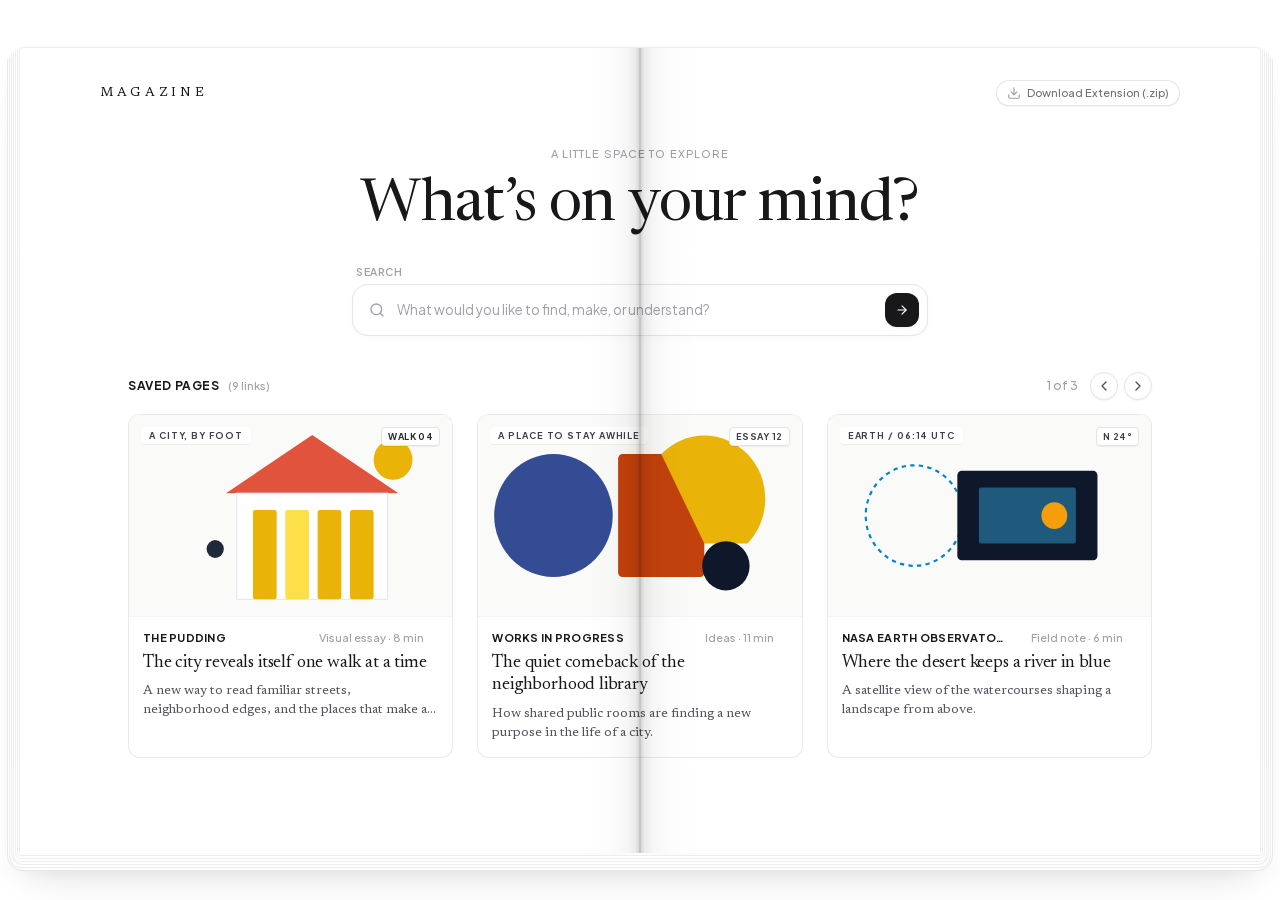
<file: editorial/index.html>
<!doctype html>
<html lang="en">
  <head>
    <meta charset="UTF-8" />
    <meta name="viewport" content="width=device-width, initial-scale=1.0" />
    <title>Magazine New Tab</title>
    <meta name="description" content="An editorial digital magazine new tab page with realistic open-spread spine curvature and stacked page depth." />
    <meta property="og:title" content="Magazine New Tab" />
    <meta property="og:description" content="An editorial digital magazine new tab page with realistic open-spread spine curvature and stacked page depth." />
    <meta property="og:type" content="website" />
    <meta name="twitter:card" content="summary_large_image" />
    <script type="module" crossorigin src="./assets/index-Digf7FrX.js"></script>
    <link rel="stylesheet" crossorigin href="./assets/index-CHw6jVHo.css">
  </head>
  <body>
    <div id="root"></div>
  </body>
</html>
</file>
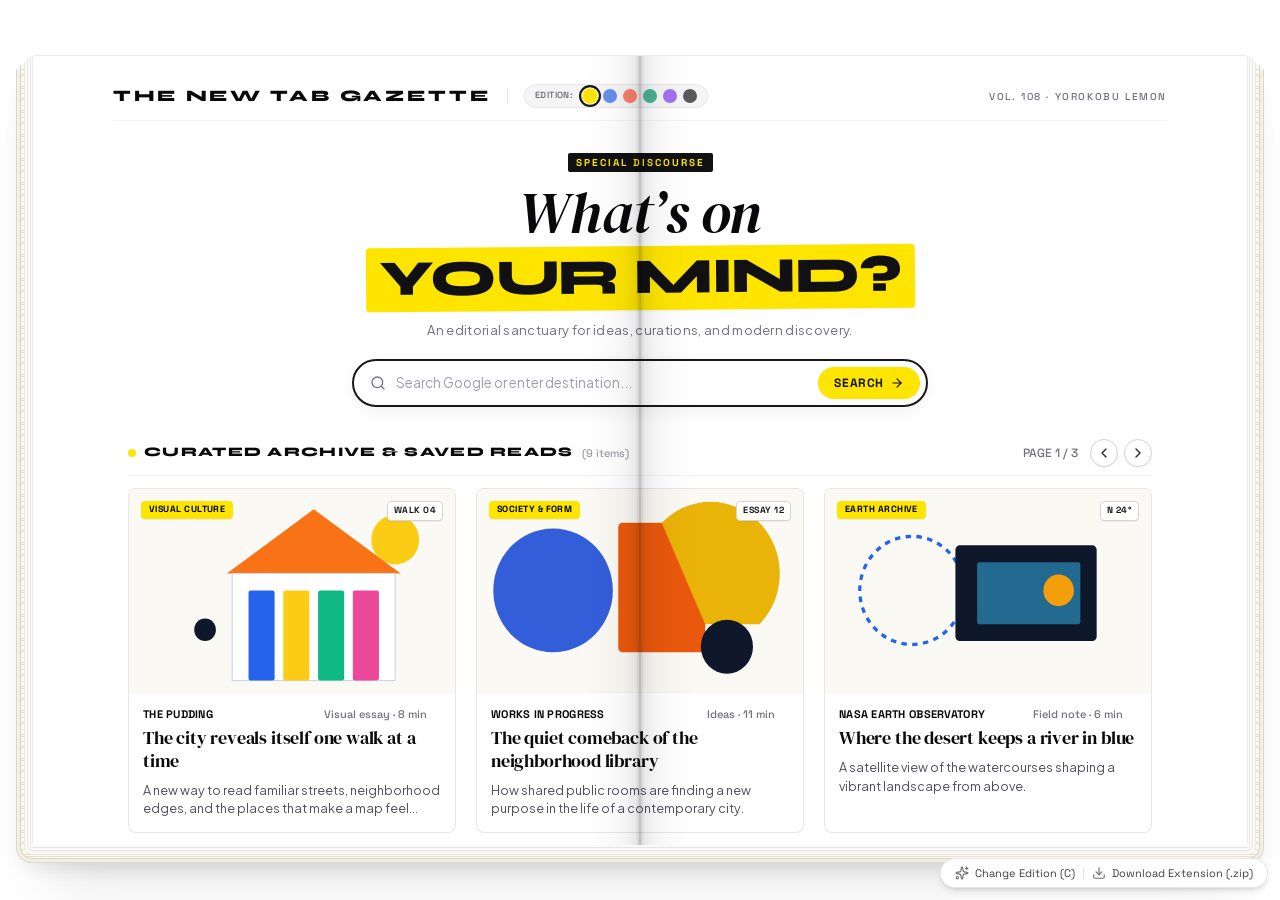
<file: vibrant/index.html>
<!doctype html>
<html lang="en">
  <head>
    <meta charset="UTF-8" />
    <meta name="viewport" content="width=device-width, initial-scale=1.0" />
    <title>Magazine New Tab</title>
    <meta name="description" content="An editorial digital magazine new tab page with realistic open-spread spine curvature, authentic paper edges, and bold vibrant typography." />
    <meta property="og:title" content="Magazine New Tab" />
    <meta property="og:description" content="An editorial digital magazine new tab page with realistic open-spread spine curvature, authentic paper edges, and bold vibrant typography." />
    <meta property="og:type" content="website" />
    <meta name="twitter:card" content="summary_large_image" />
    <link rel="preconnect" href="https://fonts.googleapis.com">
    <link rel="preconnect" href="https://fonts.gstatic.com" crossorigin>
    <link href="https://fonts.googleapis.com/css2?family=DM+Serif+Display:ital@0;1&family=Plus+Jakarta+Sans:wght@400;500;600;700;800;900&family=Space+Grotesk:wght@500;700;800&family=Syne:wght@700;800&display=swap" rel="stylesheet">
    <script type="module" crossorigin src="./assets/index-DzOHQ5qT.js"></script>
    <link rel="stylesheet" crossorigin href="./assets/index-46hauEKd.css">
  </head>
  <body>
    <div id="root"></div>
  </body>
</html>
</file>
<file: editorial/assets/index-CHw6jVHo.css>
/*! tailwindcss v4.3.3 | MIT License | https://tailwindcss.com */
@layer properties{@supports (((-webkit-hyphens:none)) and (not (margin-trim:inline))) or ((-moz-orient:inline) and (not (color:rgb(from red r g b)))){*,:before,:after,::backdrop{--tw-translate-x:0;--tw-translate-y:0;--tw-translate-z:0;--tw-rotate-x:initial;--tw-rotate-y:initial;--tw-rotate-z:initial;--tw-skew-x:initial;--tw-skew-y:initial;--tw-border-style:solid;--tw-leading:initial;--tw-font-weight:initial;--tw-tracking:initial;--tw-shadow:0 0 #0000;--tw-shadow-color:initial;--tw-shadow-alpha:100%;--tw-inset-shadow:0 0 #0000;--tw-inset-shadow-color:initial;--tw-inset-shadow-alpha:100%;--tw-ring-color:initial;--tw-ring-shadow:0 0 #0000;--tw-inset-ring-color:initial;--tw-inset-ring-shadow:0 0 #0000;--tw-ring-inset:initial;--tw-ring-offset-width:0px;--tw-ring-offset-color:#fff;--tw-ring-offset-shadow:0 0 #0000;--tw-blur:initial;--tw-brightness:initial;--tw-contrast:initial;--tw-grayscale:initial;--tw-hue-rotate:initial;--tw-invert:initial;--tw-opacity:initial;--tw-saturate:initial;--tw-sepia:initial;--tw-drop-shadow:initial;--tw-drop-shadow-color:initial;--tw-drop-shadow-alpha:100%;--tw-drop-shadow-size:initial;--tw-duration:initial;--tw-scale-x:1;--tw-scale-y:1;--tw-scale-z:1}}}@layer theme{:root,:host{--font-sans:-apple-system, BlinkMacSystemFont, "Segoe UI", Roboto, "Helvetica Neue", "Noto Sans", Arial, sans-serif, "Apple Color Emoji", "Segoe UI Emoji", "Segoe UI Symbol", "Noto Color Emoji";--font-mono:ui-monospace, SFMono-Regular, Menlo, Monaco, Consolas, "Liberation Mono", "Courier New", monospace;--color-zinc-50:oklch(98.5% 0 none);--color-zinc-100:oklch(96.7% .001 286.375);--color-zinc-200:oklch(92% .004 286.32);--color-zinc-300:oklch(87.1% .006 286.286);--color-zinc-400:oklch(70.5% .015 286.067);--color-zinc-500:oklch(55.2% .016 285.938);--color-zinc-600:oklch(44.2% .017 285.786);--color-zinc-700:oklch(37% .013 285.805);--color-zinc-800:oklch(27.4% .006 286.033);--color-zinc-900:oklch(21% .006 285.885);--color-zinc-950:oklch(14.1% .005 285.823);--color-black:#000;--color-white:#fff;--spacing:.25rem;--container-xl:36rem;--container-3xl:48rem;--container-5xl:64rem;--text-xs:.75rem;--text-xs--line-height:calc(1 / .75);--text-4xl:2.25rem;--text-4xl--line-height:calc(2.5 / 2.25);--text-5xl:3rem;--text-5xl--line-height:1;--font-weight-normal:400;--font-weight-medium:500;--font-weight-semibold:600;--font-weight-bold:700;--font-weight-extrabold:800;--tracking-tight:-.025em;--tracking-wide:.025em;--tracking-wider:.05em;--tracking-widest:.1em;--leading-snug:1.375;--leading-relaxed:1.625;--radius-xs:.125rem;--radius-sm:.25rem;--radius-md:.375rem;--radius-lg:.5rem;--radius-xl:.75rem;--radius-2xl:1rem;--animate-spin:spin 1s linear infinite;--blur-xs:4px;--default-transition-duration:.15s;--default-transition-timing-function:cubic-bezier(.4, 0, .2, 1);--default-font-family:var(--font-sans);--default-mono-font-family:var(--font-mono)}}@layer base{*,:after,:before,::backdrop{box-sizing:border-box;border:0 solid;margin:0;padding:0}::file-selector-button{box-sizing:border-box;border:0 solid;margin:0;padding:0}html,:host{-webkit-text-size-adjust:100%;tab-size:4;line-height:1.5;font-family:var(--default-font-family,-apple-system, BlinkMacSystemFont, "Segoe UI", Roboto, "Helvetica Neue", "Noto Sans", Arial, sans-serif, "Apple Color Emoji", "Segoe UI Emoji", "Segoe UI Symbol", "Noto Color Emoji");font-feature-settings:var(--default-font-feature-settings,normal);font-variation-settings:var(--default-font-variation-settings,normal);-webkit-tap-highlight-color:transparent}hr{height:0;color:inherit;border-top-width:1px}abbr:where([title]){-webkit-text-decoration:underline dotted;text-decoration:underline dotted}h1,h2,h3,h4,h5,h6{font-size:inherit;font-weight:inherit}a{color:inherit;-webkit-text-decoration:inherit;-webkit-text-decoration:inherit;-webkit-text-decoration:inherit;-webkit-text-decoration:inherit;text-decoration:inherit}b,strong{font-weight:bolder}code,kbd,samp,pre{font-family:var(--default-mono-font-family,ui-monospace, SFMono-Regular, Menlo, Monaco, Consolas, "Liberation Mono", "Courier New", monospace);font-feature-settings:var(--default-mono-font-feature-settings,normal);font-variation-settings:var(--default-mono-font-variation-settings,normal);font-size:1em}small{font-size:80%}sub,sup{vertical-align:baseline;font-size:75%;line-height:0;position:relative}sub{bottom:-.25em}sup{top:-.5em}table{text-indent:0;border-color:inherit;border-collapse:collapse}:-moz-focusring:where(:not(iframe)){outline:auto}progress{vertical-align:baseline}summary{display:list-item}ol,ul,menu{list-style:none}img,svg,video,canvas,audio,iframe,embed,object{vertical-align:middle;display:block}img,video{max-width:100%;height:auto}button,input,select,optgroup,textarea{font:inherit;font-feature-settings:inherit;font-variation-settings:inherit;letter-spacing:inherit;color:inherit;opacity:1;background-color:#0000;border-radius:0}::file-selector-button{font:inherit;font-feature-settings:inherit;font-variation-settings:inherit;letter-spacing:inherit;color:inherit;opacity:1;background-color:#0000;border-radius:0}:where(select:is([multiple],[size])) optgroup{font-weight:bolder}:where(select:is([multiple],[size])) optgroup option{padding-inline-start:20px}::file-selector-button{margin-inline-end:4px}::placeholder{opacity:1}@supports (not ((-webkit-appearance:-apple-pay-button))) or (contain-intrinsic-size:1px){::placeholder{color:currentColor}@supports (color:color-mix(in lab, red, red)){::placeholder{color:color-mix(in oklab, currentcolor 50%, transparent)}}}textarea{resize:vertical}::-webkit-search-decoration{-webkit-appearance:none}::-webkit-date-and-time-value{min-height:1lh;text-align:inherit}::-webkit-datetime-edit{display:inline-flex}::-webkit-datetime-edit-fields-wrapper{padding:0}::-webkit-datetime-edit{padding-block:0}::-webkit-datetime-edit-year-field{padding-block:0}::-webkit-datetime-edit-month-field{padding-block:0}::-webkit-datetime-edit-day-field{padding-block:0}::-webkit-datetime-edit-hour-field{padding-block:0}::-webkit-datetime-edit-minute-field{padding-block:0}::-webkit-datetime-edit-second-field{padding-block:0}::-webkit-datetime-edit-millisecond-field{padding-block:0}::-webkit-datetime-edit-meridiem-field{padding-block:0}::-webkit-calendar-picker-indicator{line-height:1}:-moz-ui-invalid{box-shadow:none}button,input:where([type=button],[type=reset],[type=submit]){appearance:button}::file-selector-button{appearance:button}::-webkit-inner-spin-button{height:auto}::-webkit-outer-spin-button{height:auto}[hidden]:where(:not([hidden=until-found])){display:none!important}body{color:#18181b;-webkit-font-smoothing:antialiased;-moz-osx-font-smoothing:grayscale;background-color:#fff;font-family:Plus Jakarta Sans,-apple-system,BlinkMacSystemFont,Segoe UI,Roboto,sans-serif}}@layer components;@layer utilities{.pointer-events-none{pointer-events:none}.visible{visibility:visible}.absolute{position:absolute}.fixed{position:fixed}.relative{position:relative}.static{position:static}.inset-0{inset:0}.inset-x-2\.5{inset-inline:calc(var(--spacing) * 2.5)}.top-0{top:0}.top-2\.5{top:calc(var(--spacing) * 2.5)}.bottom-0{bottom:0}.left-1\/2{left:50%}.z-10{z-index:10}.z-20{z-index:20}.z-30{z-index:30}.container{width:100%}@media (width>=40rem){.container{max-width:40rem}}@media (width>=48rem){.container{max-width:48rem}}@media (width>=64rem){.container{max-width:64rem}}@media (width>=80rem){.container{max-width:80rem}}@media (width>=96rem){.container{max-width:96rem}}.mx-auto{margin-inline:auto}.my-auto{margin-block:auto}.mt-6{margin-top:calc(var(--spacing) * 6)}.mr-3{margin-right:calc(var(--spacing) * 3)}.mb-1{margin-bottom:var(--spacing)}.mb-1\.5{margin-bottom:calc(var(--spacing) * 1.5)}.mb-2{margin-bottom:calc(var(--spacing) * 2)}.mb-2\.5{margin-bottom:calc(var(--spacing) * 2.5)}.mb-3\.5{margin-bottom:calc(var(--spacing) * 3.5)}.mb-6{margin-bottom:calc(var(--spacing) * 6)}.mb-8{margin-bottom:calc(var(--spacing) * 8)}.ml-1{margin-left:var(--spacing)}.ml-2{margin-left:calc(var(--spacing) * 2)}.line-clamp-2{-webkit-line-clamp:2;-webkit-box-orient:vertical;display:-webkit-box;overflow:hidden}.block{display:block}.flex{display:flex}.grid{display:grid}.hidden{display:none}.inline{display:inline}.inline-block{display:inline-block}.inline-flex{display:inline-flex}.table{display:table}.aspect-\[16\/10\]{aspect-ratio:16/10}.h-2\.5{height:calc(var(--spacing) * 2.5)}.h-3\.5{height:calc(var(--spacing) * 3.5)}.h-4{height:calc(var(--spacing) * 4)}.h-7{height:calc(var(--spacing) * 7)}.h-full{height:100%}.min-h-screen{min-height:100vh}.w-2\.5{width:calc(var(--spacing) * 2.5)}.w-3\.5{width:calc(var(--spacing) * 3.5)}.w-4{width:calc(var(--spacing) * 4)}.w-7{width:calc(var(--spacing) * 7)}.w-28{width:calc(var(--spacing) * 28)}.w-\[1px\]{width:1px}.w-full{width:100%}.max-w-3xl{max-width:var(--container-3xl)}.max-w-5xl{max-width:var(--container-5xl)}.max-w-\[170px\]{max-width:170px}.max-w-xl{max-width:var(--container-xl)}.flex-1{flex:1}.shrink-0{flex-shrink:0}.-translate-x-1\/2{--tw-translate-x:calc(calc(1 / 2 * 100%) * -1);translate:var(--tw-translate-x) var(--tw-translate-y)}.transform{transform:var(--tw-rotate-x,) var(--tw-rotate-y,) var(--tw-rotate-z,) var(--tw-skew-x,) var(--tw-skew-y,)}.cursor-pointer{cursor:pointer}.resize{resize:both}.grid-cols-1{grid-template-columns:repeat(1,minmax(0,1fr))}.flex-col{flex-direction:column}.items-center{align-items:center}.items-start{align-items:flex-start}.justify-between{justify-content:space-between}.justify-center{justify-content:center}.justify-start{justify-content:flex-start}.gap-1{gap:var(--spacing)}.gap-1\.5{gap:calc(var(--spacing) * 1.5)}.gap-2{gap:calc(var(--spacing) * 2)}.gap-2\.5{gap:calc(var(--spacing) * 2.5)}.gap-3{gap:calc(var(--spacing) * 3)}.gap-5{gap:calc(var(--spacing) * 5)}.gap-6{gap:calc(var(--spacing) * 6)}.truncate{text-overflow:ellipsis;white-space:nowrap;overflow:hidden}.overflow-hidden{overflow:hidden}.rounded{border-radius:.25rem}.rounded-2xl{border-radius:var(--radius-2xl)}.rounded-full{border-radius:2147483647px}.rounded-sm{border-radius:var(--radius-sm)}.rounded-xl{border-radius:var(--radius-xl)}.rounded-t-sm{border-top-left-radius:var(--radius-sm);border-top-right-radius:var(--radius-sm)}.rounded-b-2xl{border-bottom-right-radius:var(--radius-2xl);border-bottom-left-radius:var(--radius-2xl)}.rounded-b-lg{border-bottom-right-radius:var(--radius-lg);border-bottom-left-radius:var(--radius-lg)}.rounded-b-md{border-bottom-right-radius:var(--radius-md);border-bottom-left-radius:var(--radius-md)}.rounded-b-sm{border-bottom-right-radius:var(--radius-sm);border-bottom-left-radius:var(--radius-sm)}.rounded-b-xl{border-bottom-right-radius:var(--radius-xl);border-bottom-left-radius:var(--radius-xl)}.rounded-b-xs{border-bottom-right-radius:var(--radius-xs);border-bottom-left-radius:var(--radius-xs)}.border{border-style:var(--tw-border-style);border-width:1px}.border-x{border-inline-style:var(--tw-border-style);border-inline-width:1px}.border-t{border-top-style:var(--tw-border-style);border-top-width:1px}.border-b{border-bottom-style:var(--tw-border-style);border-bottom-width:1px}.border-zinc-100{border-color:var(--color-zinc-100)}.border-zinc-200{border-color:var(--color-zinc-200)}.border-zinc-200\/50{border-color:#e4e4e780}@supports (color:color-mix(in lab, red, red)){.border-zinc-200\/50{border-color:color-mix(in oklab, var(--color-zinc-200) 50%, transparent)}}.border-zinc-200\/60{border-color:#e4e4e799}@supports (color:color-mix(in lab, red, red)){.border-zinc-200\/60{border-color:color-mix(in oklab, var(--color-zinc-200) 60%, transparent)}}.border-zinc-200\/70{border-color:#e4e4e7b3}@supports (color:color-mix(in lab, red, red)){.border-zinc-200\/70{border-color:color-mix(in oklab, var(--color-zinc-200) 70%, transparent)}}.border-zinc-200\/80{border-color:#e4e4e7cc}@supports (color:color-mix(in lab, red, red)){.border-zinc-200\/80{border-color:color-mix(in oklab, var(--color-zinc-200) 80%, transparent)}}.border-zinc-200\/90{border-color:#e4e4e7e6}@supports (color:color-mix(in lab, red, red)){.border-zinc-200\/90{border-color:color-mix(in oklab, var(--color-zinc-200) 90%, transparent)}}.bg-\[\#f8f9fa\]{background-color:#f8f9fa}.bg-\[\#fafaf9\]{background-color:#fafaf9}.bg-black\/8{background-color:#00000014}@supports (color:color-mix(in lab, red, red)){.bg-black\/8{background-color:color-mix(in oklab, var(--color-black) 8%, transparent)}}.bg-transparent{background-color:#0000}.bg-white{background-color:var(--color-white)}.bg-white\/85{background-color:#ffffffd9}@supports (color:color-mix(in lab, red, red)){.bg-white\/85{background-color:color-mix(in oklab, var(--color-white) 85%, transparent)}}.bg-white\/90{background-color:#ffffffe6}@supports (color:color-mix(in lab, red, red)){.bg-white\/90{background-color:color-mix(in oklab, var(--color-white) 90%, transparent)}}.bg-white\/95{background-color:#fffffff2}@supports (color:color-mix(in lab, red, red)){.bg-white\/95{background-color:color-mix(in oklab, var(--color-white) 95%, transparent)}}.bg-zinc-50{background-color:var(--color-zinc-50)}.bg-zinc-100{background-color:var(--color-zinc-100)}.bg-zinc-900{background-color:var(--color-zinc-900)}.object-cover{object-fit:cover}.object-top{object-position:top}.p-2{padding:calc(var(--spacing) * 2)}.p-2\.5{padding:calc(var(--spacing) * 2.5)}.p-3{padding:calc(var(--spacing) * 3)}.p-3\.5{padding:calc(var(--spacing) * 3.5)}.px-1\.5{padding-inline:calc(var(--spacing) * 1.5)}.px-2{padding-inline:calc(var(--spacing) * 2)}.px-2\.5{padding-inline:calc(var(--spacing) * 2.5)}.px-8{padding-inline:calc(var(--spacing) * 8)}.py-0\.5{padding-block:calc(var(--spacing) * .5)}.py-1{padding-block:var(--spacing)}.py-2{padding-block:calc(var(--spacing) * 2)}.pt-1{padding-top:var(--spacing)}.pt-6{padding-top:calc(var(--spacing) * 6)}.pr-2{padding-right:calc(var(--spacing) * 2)}.pb-12{padding-bottom:calc(var(--spacing) * 12)}.pl-4{padding-left:calc(var(--spacing) * 4)}.text-center{text-align:center}.font-mono{font-family:var(--font-mono)}.font-sans{font-family:var(--font-sans)}.text-4xl{font-size:var(--text-4xl);line-height:var(--tw-leading,var(--text-4xl--line-height))}.text-xs{font-size:var(--text-xs);line-height:var(--tw-leading,var(--text-xs--line-height))}.text-\[9\.5px\]{font-size:9.5px}.text-\[9px\]{font-size:9px}.text-\[10\.5px\]{font-size:10.5px}.text-\[10px\]{font-size:10px}.text-\[11\.5px\]{font-size:11.5px}.text-\[11px\]{font-size:11px}.text-\[12px\]{font-size:12px}.text-\[13\.5px\]{font-size:13.5px}.text-\[13px\]{font-size:13px}.text-\[14px\]{font-size:14px}.text-\[17px\]{font-size:17px}.leading-\[1\.12\]{--tw-leading:1.12;line-height:1.12}.leading-\[1\.26\]{--tw-leading:1.26;line-height:1.26}.leading-\[1\.46\]{--tw-leading:1.46;line-height:1.46}.leading-relaxed{--tw-leading:var(--leading-relaxed);line-height:var(--leading-relaxed)}.leading-snug{--tw-leading:var(--leading-snug);line-height:var(--leading-snug)}.font-bold{--tw-font-weight:var(--font-weight-bold);font-weight:var(--font-weight-bold)}.font-medium{--tw-font-weight:var(--font-weight-medium);font-weight:var(--font-weight-medium)}.font-normal{--tw-font-weight:var(--font-weight-normal);font-weight:var(--font-weight-normal)}.font-semibold{--tw-font-weight:var(--font-weight-semibold);font-weight:var(--font-weight-semibold)}.tracking-\[-0\.01em\]{--tw-tracking:-.01em;letter-spacing:-.01em}.tracking-\[-0\.015em\]{--tw-tracking:-.015em;letter-spacing:-.015em}.tracking-\[0\.1em\]{--tw-tracking:.1em;letter-spacing:.1em}.tracking-\[0\.05em\]{--tw-tracking:.05em;letter-spacing:.05em}.tracking-\[0\.24em\]{--tw-tracking:.24em;letter-spacing:.24em}.tracking-\[0\.28em\]{--tw-tracking:.28em;letter-spacing:.28em}.tracking-tight{--tw-tracking:var(--tracking-tight);letter-spacing:var(--tracking-tight)}.tracking-wide{--tw-tracking:var(--tracking-wide);letter-spacing:var(--tracking-wide)}.tracking-wider{--tw-tracking:var(--tracking-wider);letter-spacing:var(--tracking-wider)}.tracking-widest{--tw-tracking:var(--tracking-widest);letter-spacing:var(--tracking-widest)}.text-white{color:var(--color-white)}.text-zinc-400{color:var(--color-zinc-400)}.text-zinc-500{color:var(--color-zinc-500)}.text-zinc-600{color:var(--color-zinc-600)}.text-zinc-700{color:var(--color-zinc-700)}.text-zinc-800{color:var(--color-zinc-800)}.text-zinc-900{color:var(--color-zinc-900)}.lowercase{text-transform:lowercase}.uppercase{text-transform:uppercase}.placeholder-zinc-400::placeholder{color:var(--color-zinc-400)}.opacity-0{opacity:0}.opacity-40{opacity:.4}.opacity-100{opacity:1}.shadow{--tw-shadow:0 1px 3px 0 var(--tw-shadow-color,#0000001a), 0 1px 2px -1px var(--tw-shadow-color,#0000001a);box-shadow:var(--tw-inset-shadow), var(--tw-inset-ring-shadow), var(--tw-ring-offset-shadow), var(--tw-ring-shadow), var(--tw-shadow)}.shadow-2xs{--tw-shadow:0 1px var(--tw-shadow-color,#0000000d);box-shadow:var(--tw-inset-shadow), var(--tw-inset-ring-shadow), var(--tw-ring-offset-shadow), var(--tw-ring-shadow), var(--tw-shadow)}.shadow-\[0_1px_4px_rgba\(0\,0\,0\,0\.03\)\]{--tw-shadow:0 1px 4px var(--tw-shadow-color,#00000008);box-shadow:var(--tw-inset-shadow), var(--tw-inset-ring-shadow), var(--tw-ring-offset-shadow), var(--tw-ring-shadow), var(--tw-shadow)}.shadow-\[0_2px_10px_rgba\(0\,0\,0\,0\.025\)\]{--tw-shadow:0 2px 10px var(--tw-shadow-color,#00000006);box-shadow:var(--tw-inset-shadow), var(--tw-inset-ring-shadow), var(--tw-ring-offset-shadow), var(--tw-ring-shadow), var(--tw-shadow)}.shadow-xs{--tw-shadow:0 1px 2px 0 var(--tw-shadow-color,#0000000d);box-shadow:var(--tw-inset-shadow), var(--tw-inset-ring-shadow), var(--tw-ring-offset-shadow), var(--tw-ring-shadow), var(--tw-shadow)}.blur{--tw-blur:blur(8px);filter:var(--tw-blur,) var(--tw-brightness,) var(--tw-contrast,) var(--tw-grayscale,) var(--tw-hue-rotate,) var(--tw-invert,) var(--tw-saturate,) var(--tw-sepia,) var(--tw-drop-shadow,)}.filter{filter:var(--tw-blur,) var(--tw-brightness,) var(--tw-contrast,) var(--tw-grayscale,) var(--tw-hue-rotate,) var(--tw-invert,) var(--tw-saturate,) var(--tw-sepia,) var(--tw-drop-shadow,)}.filter\!{filter:var(--tw-blur,) var(--tw-brightness,) var(--tw-contrast,) var(--tw-grayscale,) var(--tw-hue-rotate,) var(--tw-invert,) var(--tw-saturate,) var(--tw-sepia,) var(--tw-drop-shadow,)!important}.transition{transition-property:color,background-color,border-color,outline-color,text-decoration-color,fill,stroke,--tw-gradient-from,--tw-gradient-via,--tw-gradient-to,opacity,box-shadow,transform,translate,scale,rotate,filter,-webkit-backdrop-filter,backdrop-filter,display,content-visibility,overlay,pointer-events;transition-timing-function:var(--tw-ease,var(--default-transition-timing-function));transition-duration:var(--tw-duration,var(--default-transition-duration))}.transition-all{transition-property:all;transition-timing-function:var(--tw-ease,var(--default-transition-timing-function));transition-duration:var(--tw-duration,var(--default-transition-duration))}.transition-colors{transition-property:color,background-color,border-color,outline-color,text-decoration-color,fill,stroke,--tw-gradient-from,--tw-gradient-via,--tw-gradient-to;transition-timing-function:var(--tw-ease,var(--default-transition-timing-function));transition-duration:var(--tw-duration,var(--default-transition-duration))}.transition-opacity{transition-property:opacity;transition-timing-function:var(--tw-ease,var(--default-transition-timing-function));transition-duration:var(--tw-duration,var(--default-transition-duration))}.duration-150{--tw-duration:.15s;transition-duration:.15s}.duration-200{--tw-duration:.2s;transition-duration:.2s}.duration-300{--tw-duration:.3s;transition-duration:.3s}.select-none{-webkit-user-select:none;user-select:none}@media (hover:hover){.group-hover\:scale-\[1\.02\]:is(:where(.group):hover *){scale:1.02}.group-hover\:text-zinc-600:is(:where(.group):hover *){color:var(--color-zinc-600)}.group-hover\:opacity-100:is(:where(.group):hover *){opacity:1}}.selection\:bg-zinc-200 ::selection{background-color:var(--color-zinc-200)}.selection\:bg-zinc-200::selection{background-color:var(--color-zinc-200)}@media (hover:hover){.hover\:border-zinc-300:hover{border-color:var(--color-zinc-300)}.hover\:border-zinc-400\/80:hover{border-color:#9f9fa9cc}@supports (color:color-mix(in lab, red, red)){.hover\:border-zinc-400\/80:hover{border-color:color-mix(in oklab, var(--color-zinc-400) 80%, transparent)}}.hover\:bg-zinc-50:hover{background-color:var(--color-zinc-50)}.hover\:bg-zinc-800:hover{background-color:var(--color-zinc-800)}.hover\:text-zinc-900:hover{color:var(--color-zinc-900)}.hover\:shadow-\[0_8px_20px_-4px_rgba\(0\,0\,0\,0\.06\)\]:hover{--tw-shadow:0 8px 20px -4px var(--tw-shadow-color,#0000000f);box-shadow:var(--tw-inset-shadow), var(--tw-inset-ring-shadow), var(--tw-ring-offset-shadow), var(--tw-ring-shadow), var(--tw-shadow)}}.focus\:outline-none:focus{--tw-outline-style:none;outline-style:none}.active\:scale-95:active{--tw-scale-x:95%;--tw-scale-y:95%;--tw-scale-z:95%;scale:var(--tw-scale-x) var(--tw-scale-y)}.disabled\:opacity-50:disabled{opacity:.5}@media (width>=40rem){.sm\:mb-8{margin-bottom:calc(var(--spacing) * 8)}.sm\:mb-9{margin-bottom:calc(var(--spacing) * 9)}.sm\:p-3{padding:calc(var(--spacing) * 3)}.sm\:px-14{padding-inline:calc(var(--spacing) * 14)}.sm\:pt-2{padding-top:calc(var(--spacing) * 2)}.sm\:pt-8{padding-top:calc(var(--spacing) * 8)}.sm\:pb-14{padding-bottom:calc(var(--spacing) * 14)}.sm\:text-5xl{font-size:var(--text-5xl);line-height:var(--tw-leading,var(--text-5xl--line-height))}.sm\:text-\[18px\]{font-size:18px}}@media (width>=48rem){.md\:grid-cols-3{grid-template-columns:repeat(3,minmax(0,1fr))}.md\:p-4{padding:calc(var(--spacing) * 4)}.md\:px-18{padding-inline:calc(var(--spacing) * 18)}.md\:text-\[54px\]{font-size:54px}.md\:text-\[56px\]{font-size:56px}}@media (width>=64rem){.lg\:px-20{padding-inline:calc(var(--spacing) * 20)}.lg\:text-\[58px\]{font-size:58px}.lg\:text-\[60px\]{font-size:60px}}}@font-face{font-family:Plus Jakarta Sans;font-style:normal;font-weight:400 800;font-display:swap;src:url(./plus-jakarta-sans-B2KjpZfh.woff2)format("woff2");unicode-range:U+??,U+131,U+152-153,U+2BB-2BC,U+2C6,U+2DA,U+2DC,U+304,U+308,U+329,U+2000-206F,U+20AC,U+2122,U+2191,U+2193,U+2212,U+2215,U+FEFF,U+FFFD}@font-face{font-family:Newsreader;font-style:normal;font-weight:400 600;font-display:swap;src:url(./newsreader-DBQoWVJ5.woff2)format("woff2")}.font-editorial{font-family:Newsreader,Georgia,Times New Roman,serif}.font-functional{font-family:Plus Jakarta Sans,-apple-system,BlinkMacSystemFont,Segoe UI,Roboto,sans-serif}.spine-crease{background:linear-gradient(90deg,#0000 0%,#00000003 25%,#00000009 38%,#00000014 46%,#00000029 49.2%,#00000038 50%,#00000029 50.8%,#00000014 54%,#00000009 62%,#00000003 75%,#0000 100%)}.spine-overlay-multiply{mix-blend-mode:multiply;pointer-events:none}@property --tw-translate-x{syntax:"*";inherits:false;initial-value:0}@property --tw-translate-y{syntax:"*";inherits:false;initial-value:0}@property --tw-translate-z{syntax:"*";inherits:false;initial-value:0}@property --tw-rotate-x{syntax:"*";inherits:false}@property --tw-rotate-y{syntax:"*";inherits:false}@property --tw-rotate-z{syntax:"*";inherits:false}@property --tw-skew-x{syntax:"*";inherits:false}@property --tw-skew-y{syntax:"*";inherits:false}@property --tw-border-style{syntax:"*";inherits:false;initial-value:solid}@property --tw-leading{syntax:"*";inherits:false}@property --tw-font-weight{syntax:"*";inherits:false}@property --tw-tracking{syntax:"*";inherits:false}@property --tw-shadow{syntax:"*";inherits:false;initial-value:0 0 #0000}@property --tw-shadow-color{syntax:"*";inherits:false}@property --tw-shadow-alpha{syntax:"<percentage>";inherits:false;initial-value:100%}@property --tw-inset-shadow{syntax:"*";inherits:false;initial-value:0 0 #0000}@property --tw-inset-shadow-color{syntax:"*";inherits:false}@property --tw-inset-shadow-alpha{syntax:"<percentage>";inherits:false;initial-value:100%}@property --tw-ring-color{syntax:"*";inherits:false}@property --tw-ring-shadow{syntax:"*";inherits:false;initial-value:0 0 #0000}@property --tw-inset-ring-color{syntax:"*";inherits:false}@property --tw-inset-ring-shadow{syntax:"*";inherits:false;initial-value:0 0 #0000}@property --tw-ring-inset{syntax:"*";inherits:false}@property --tw-ring-offset-width{syntax:"<length>";inherits:false;initial-value:0}@property --tw-ring-offset-color{syntax:"*";inherits:false;initial-value:#fff}@property --tw-ring-offset-shadow{syntax:"*";inherits:false;initial-value:0 0 #0000}@property --tw-blur{syntax:"*";inherits:false}@property --tw-brightness{syntax:"*";inherits:false}@property --tw-contrast{syntax:"*";inherits:false}@property --tw-grayscale{syntax:"*";inherits:false}@property --tw-hue-rotate{syntax:"*";inherits:false}@property --tw-invert{syntax:"*";inherits:false}@property --tw-opacity{syntax:"*";inherits:false}@property --tw-saturate{syntax:"*";inherits:false}@property --tw-sepia{syntax:"*";inherits:false}@property --tw-drop-shadow{syntax:"*";inherits:false}@property --tw-drop-shadow-color{syntax:"*";inherits:false}@property --tw-drop-shadow-alpha{syntax:"<percentage>";inherits:false;initial-value:100%}@property --tw-drop-shadow-size{syntax:"*";inherits:false}@property --tw-duration{syntax:"*";inherits:false}@property --tw-scale-x{syntax:"*";inherits:false;initial-value:1}@property --tw-scale-y{syntax:"*";inherits:false;initial-value:1}@property --tw-scale-z{syntax:"*";inherits:false;initial-value:1}@keyframes spin{to{transform:rotate(360deg)}}
</file>
<file: vibrant/assets/index-46hauEKd.css>
/*! tailwindcss v4.3.3 | MIT License | https://tailwindcss.com */
@layer properties{@supports (((-webkit-hyphens:none)) and (not (margin-trim:inline))) or ((-moz-orient:inline) and (not (color:rgb(from red r g b)))){*,:before,:after,::backdrop{--tw-translate-x:0;--tw-translate-y:0;--tw-translate-z:0;--tw-scale-x:1;--tw-scale-y:1;--tw-scale-z:1;--tw-rotate-x:initial;--tw-rotate-y:initial;--tw-rotate-z:initial;--tw-skew-x:initial;--tw-skew-y:initial;--tw-border-style:solid;--tw-leading:initial;--tw-font-weight:initial;--tw-tracking:initial;--tw-shadow:0 0 #0000;--tw-shadow-color:initial;--tw-shadow-alpha:100%;--tw-inset-shadow:0 0 #0000;--tw-inset-shadow-color:initial;--tw-inset-shadow-alpha:100%;--tw-ring-color:initial;--tw-ring-shadow:0 0 #0000;--tw-inset-ring-color:initial;--tw-inset-ring-shadow:0 0 #0000;--tw-ring-inset:initial;--tw-ring-offset-width:0px;--tw-ring-offset-color:#fff;--tw-ring-offset-shadow:0 0 #0000;--tw-blur:initial;--tw-brightness:initial;--tw-contrast:initial;--tw-grayscale:initial;--tw-hue-rotate:initial;--tw-invert:initial;--tw-opacity:initial;--tw-saturate:initial;--tw-sepia:initial;--tw-drop-shadow:initial;--tw-drop-shadow-color:initial;--tw-drop-shadow-alpha:100%;--tw-drop-shadow-size:initial;--tw-backdrop-blur:initial;--tw-backdrop-brightness:initial;--tw-backdrop-contrast:initial;--tw-backdrop-grayscale:initial;--tw-backdrop-hue-rotate:initial;--tw-backdrop-invert:initial;--tw-backdrop-opacity:initial;--tw-backdrop-saturate:initial;--tw-backdrop-sepia:initial;--tw-duration:initial}}}@layer theme{:root,:host{--font-sans:-apple-system, BlinkMacSystemFont, "Segoe UI", Roboto, "Helvetica Neue", "Noto Sans", Arial, sans-serif, "Apple Color Emoji", "Segoe UI Emoji", "Segoe UI Symbol", "Noto Color Emoji";--font-mono:ui-monospace, SFMono-Regular, Menlo, Monaco, Consolas, "Liberation Mono", "Courier New", monospace;--color-zinc-50:oklch(98.5% 0 none);--color-zinc-100:oklch(96.7% .001 286.375);--color-zinc-200:oklch(92% .004 286.32);--color-zinc-300:oklch(87.1% .006 286.286);--color-zinc-400:oklch(70.5% .015 286.067);--color-zinc-500:oklch(55.2% .016 285.938);--color-zinc-600:oklch(44.2% .017 285.786);--color-zinc-700:oklch(37% .013 285.805);--color-zinc-800:oklch(27.4% .006 286.033);--color-zinc-900:oklch(21% .006 285.885);--color-zinc-950:oklch(14.1% .005 285.823);--color-black:#000;--color-white:#fff;--spacing:.25rem;--container-lg:32rem;--container-xl:36rem;--container-3xl:48rem;--container-5xl:64rem;--text-xs:.75rem;--text-xs--line-height:calc(1 / .75);--text-2xl:1.5rem;--text-2xl--line-height:calc(2 / 1.5);--text-3xl:1.875rem;--text-3xl--line-height:calc(2.25 / 1.875);--text-4xl:2.25rem;--text-4xl--line-height:calc(2.5 / 2.25);--text-5xl:3rem;--text-5xl--line-height:1;--font-weight-normal:400;--font-weight-medium:500;--font-weight-semibold:600;--font-weight-bold:700;--font-weight-extrabold:800;--tracking-tight:-.025em;--tracking-wide:.025em;--tracking-wider:.05em;--tracking-widest:.1em;--radius-xs:.125rem;--radius-sm:.25rem;--radius-md:.375rem;--radius-lg:.5rem;--radius-xl:.75rem;--radius-2xl:1rem;--blur-md:12px;--default-transition-duration:.15s;--default-transition-timing-function:cubic-bezier(.4, 0, .2, 1);--default-font-family:var(--font-sans);--default-mono-font-family:var(--font-mono)}}@layer base{*,:after,:before,::backdrop{box-sizing:border-box;border:0 solid;margin:0;padding:0}::file-selector-button{box-sizing:border-box;border:0 solid;margin:0;padding:0}html,:host{-webkit-text-size-adjust:100%;tab-size:4;line-height:1.5;font-family:var(--default-font-family,-apple-system, BlinkMacSystemFont, "Segoe UI", Roboto, "Helvetica Neue", "Noto Sans", Arial, sans-serif, "Apple Color Emoji", "Segoe UI Emoji", "Segoe UI Symbol", "Noto Color Emoji");font-feature-settings:var(--default-font-feature-settings,normal);font-variation-settings:var(--default-font-variation-settings,normal);-webkit-tap-highlight-color:transparent}hr{height:0;color:inherit;border-top-width:1px}abbr:where([title]){-webkit-text-decoration:underline dotted;text-decoration:underline dotted}h1,h2,h3,h4,h5,h6{font-size:inherit;font-weight:inherit}a{color:inherit;-webkit-text-decoration:inherit;-webkit-text-decoration:inherit;-webkit-text-decoration:inherit;-webkit-text-decoration:inherit;text-decoration:inherit}b,strong{font-weight:bolder}code,kbd,samp,pre{font-family:var(--default-mono-font-family,ui-monospace, SFMono-Regular, Menlo, Monaco, Consolas, "Liberation Mono", "Courier New", monospace);font-feature-settings:var(--default-mono-font-feature-settings,normal);font-variation-settings:var(--default-mono-font-variation-settings,normal);font-size:1em}small{font-size:80%}sub,sup{vertical-align:baseline;font-size:75%;line-height:0;position:relative}sub{bottom:-.25em}sup{top:-.5em}table{text-indent:0;border-color:inherit;border-collapse:collapse}:-moz-focusring:where(:not(iframe)){outline:auto}progress{vertical-align:baseline}summary{display:list-item}ol,ul,menu{list-style:none}img,svg,video,canvas,audio,iframe,embed,object{vertical-align:middle;display:block}img,video{max-width:100%;height:auto}button,input,select,optgroup,textarea{font:inherit;font-feature-settings:inherit;font-variation-settings:inherit;letter-spacing:inherit;color:inherit;opacity:1;background-color:#0000;border-radius:0}::file-selector-button{font:inherit;font-feature-settings:inherit;font-variation-settings:inherit;letter-spacing:inherit;color:inherit;opacity:1;background-color:#0000;border-radius:0}:where(select:is([multiple],[size])) optgroup{font-weight:bolder}:where(select:is([multiple],[size])) optgroup option{padding-inline-start:20px}::file-selector-button{margin-inline-end:4px}::placeholder{opacity:1}@supports (not ((-webkit-appearance:-apple-pay-button))) or (contain-intrinsic-size:1px){::placeholder{color:currentColor}@supports (color:color-mix(in lab, red, red)){::placeholder{color:color-mix(in oklab, currentcolor 50%, transparent)}}}textarea{resize:vertical}::-webkit-search-decoration{-webkit-appearance:none}::-webkit-date-and-time-value{min-height:1lh;text-align:inherit}::-webkit-datetime-edit{display:inline-flex}::-webkit-datetime-edit-fields-wrapper{padding:0}::-webkit-datetime-edit{padding-block:0}::-webkit-datetime-edit-year-field{padding-block:0}::-webkit-datetime-edit-month-field{padding-block:0}::-webkit-datetime-edit-day-field{padding-block:0}::-webkit-datetime-edit-hour-field{padding-block:0}::-webkit-datetime-edit-minute-field{padding-block:0}::-webkit-datetime-edit-second-field{padding-block:0}::-webkit-datetime-edit-millisecond-field{padding-block:0}::-webkit-datetime-edit-meridiem-field{padding-block:0}::-webkit-calendar-picker-indicator{line-height:1}:-moz-ui-invalid{box-shadow:none}button,input:where([type=button],[type=reset],[type=submit]){appearance:button}::file-selector-button{appearance:button}::-webkit-inner-spin-button{height:auto}::-webkit-outer-spin-button{height:auto}[hidden]:where(:not([hidden=until-found])){display:none!important}body{color:#18181b;-webkit-font-smoothing:antialiased;-moz-osx-font-smoothing:grayscale;background-color:#fff;font-family:Plus Jakarta Sans,-apple-system,BlinkMacSystemFont,Segoe UI,Roboto,sans-serif}}@layer components;@layer utilities{.pointer-events-none{pointer-events:none}.visible{visibility:visible}.absolute{position:absolute}.fixed{position:fixed}.relative{position:relative}.inset-0{inset:0}.inset-x-2\.5{inset-inline:calc(var(--spacing) * 2.5)}.inset-x-4{inset-inline:calc(var(--spacing) * 4)}.top-0{top:0}.top-1{top:var(--spacing)}.top-2\.5{top:calc(var(--spacing) * 2.5)}.right-3{right:calc(var(--spacing) * 3)}.bottom-0{bottom:0}.bottom-3{bottom:calc(var(--spacing) * 3)}.left-1\/2{left:50%}.z-10{z-index:10}.z-20{z-index:20}.z-30{z-index:30}.z-50{z-index:50}.mx-auto{margin-inline:auto}.my-auto{margin-block:auto}.mt-3{margin-top:calc(var(--spacing) * 3)}.mt-4{margin-top:calc(var(--spacing) * 4)}.mt-5{margin-top:calc(var(--spacing) * 5)}.mt-6{margin-top:calc(var(--spacing) * 6)}.mr-1{margin-right:var(--spacing)}.mr-2\.5{margin-right:calc(var(--spacing) * 2.5)}.mr-3{margin-right:calc(var(--spacing) * 3)}.mb-1{margin-bottom:var(--spacing)}.mb-1\.5{margin-bottom:calc(var(--spacing) * 1.5)}.mb-2{margin-bottom:calc(var(--spacing) * 2)}.mb-2\.5{margin-bottom:calc(var(--spacing) * 2.5)}.mb-3{margin-bottom:calc(var(--spacing) * 3)}.mb-3\.5{margin-bottom:calc(var(--spacing) * 3.5)}.mb-5{margin-bottom:calc(var(--spacing) * 5)}.mb-6{margin-bottom:calc(var(--spacing) * 6)}.mb-8{margin-bottom:calc(var(--spacing) * 8)}.ml-1{margin-left:var(--spacing)}.ml-2{margin-left:calc(var(--spacing) * 2)}.line-clamp-2{-webkit-line-clamp:2;-webkit-box-orient:vertical;display:-webkit-box;overflow:hidden}.block{display:block}.flex{display:flex}.grid{display:grid}.hidden{display:none}.inline{display:inline}.inline-block{display:inline-block}.inline-flex{display:inline-flex}.aspect-\[16\/10\]{aspect-ratio:16/10}.h-2{height:calc(var(--spacing) * 2)}.h-2\.5{height:calc(var(--spacing) * 2.5)}.h-3{height:calc(var(--spacing) * 3)}.h-3\.5{height:calc(var(--spacing) * 3.5)}.h-4{height:calc(var(--spacing) * 4)}.h-7{height:calc(var(--spacing) * 7)}.h-full{height:100%}.min-h-screen{min-height:100vh}.w-2{width:calc(var(--spacing) * 2)}.w-2\.5{width:calc(var(--spacing) * 2.5)}.w-3\.5{width:calc(var(--spacing) * 3.5)}.w-4{width:calc(var(--spacing) * 4)}.w-7{width:calc(var(--spacing) * 7)}.w-28{width:calc(var(--spacing) * 28)}.w-\[1px\]{width:1px}.w-full{width:100%}.w-px{width:1px}.max-w-3xl{max-width:var(--container-3xl)}.max-w-5xl{max-width:var(--container-5xl)}.max-w-\[170px\]{max-width:170px}.max-w-lg{max-width:var(--container-lg)}.max-w-xl{max-width:var(--container-xl)}.flex-1{flex:1}.shrink-0{flex-shrink:0}.-translate-x-1\/2{--tw-translate-x:calc(calc(1 / 2 * 100%) * -1);translate:var(--tw-translate-x) var(--tw-translate-y)}.scale-110{--tw-scale-x:110%;--tw-scale-y:110%;--tw-scale-z:110%;scale:var(--tw-scale-x) var(--tw-scale-y)}.-rotate-\[0\.5deg\]{rotate:-.5deg}.transform{transform:var(--tw-rotate-x,) var(--tw-rotate-y,) var(--tw-rotate-z,) var(--tw-skew-x,) var(--tw-skew-y,)}.cursor-pointer{cursor:pointer}.resize{resize:both}.grid-cols-1{grid-template-columns:repeat(1,minmax(0,1fr))}.flex-col{flex-direction:column}.flex-wrap{flex-wrap:wrap}.items-baseline{align-items:baseline}.items-center{align-items:center}.items-start{align-items:flex-start}.justify-between{justify-content:space-between}.justify-center{justify-content:center}.justify-start{justify-content:flex-start}.gap-1{gap:var(--spacing)}.gap-1\.5{gap:calc(var(--spacing) * 1.5)}.gap-2{gap:calc(var(--spacing) * 2)}.gap-2\.5{gap:calc(var(--spacing) * 2.5)}.gap-3{gap:calc(var(--spacing) * 3)}.gap-5{gap:calc(var(--spacing) * 5)}.gap-6{gap:calc(var(--spacing) * 6)}.gap-x-3{column-gap:calc(var(--spacing) * 3)}.gap-y-1{row-gap:var(--spacing)}.truncate{text-overflow:ellipsis;white-space:nowrap;overflow:hidden}.overflow-hidden{overflow:hidden}.overflow-x-hidden{overflow-x:hidden}.rounded{border-radius:.25rem}.rounded-2xl{border-radius:var(--radius-2xl)}.rounded-full{border-radius:2147483647px}.rounded-lg{border-radius:var(--radius-lg)}.rounded-sm{border-radius:var(--radius-sm)}.rounded-xl{border-radius:var(--radius-xl)}.rounded-xs{border-radius:var(--radius-xs)}.rounded-t-sm{border-top-left-radius:var(--radius-sm);border-top-right-radius:var(--radius-sm)}.rounded-b-2xl{border-bottom-right-radius:var(--radius-2xl);border-bottom-left-radius:var(--radius-2xl)}.rounded-b-lg{border-bottom-right-radius:var(--radius-lg);border-bottom-left-radius:var(--radius-lg)}.rounded-b-md{border-bottom-right-radius:var(--radius-md);border-bottom-left-radius:var(--radius-md)}.rounded-b-sm{border-bottom-right-radius:var(--radius-sm);border-bottom-left-radius:var(--radius-sm)}.rounded-b-xl{border-bottom-right-radius:var(--radius-xl);border-bottom-left-radius:var(--radius-xl)}.rounded-b-xs{border-bottom-right-radius:var(--radius-xs);border-bottom-left-radius:var(--radius-xs)}.border{border-style:var(--tw-border-style);border-width:1px}.border-2{border-style:var(--tw-border-style);border-width:2px}.border-x{border-inline-style:var(--tw-border-style);border-inline-width:1px}.border-t{border-top-style:var(--tw-border-style);border-top-width:1px}.border-b{border-bottom-style:var(--tw-border-style);border-bottom-width:1px}.border-\[\#ded6c4\]{border-color:#ded6c4}.border-\[\#ded8c8\]{border-color:#ded8c8}.border-\[\#e4decfa0\]{border-color:#e4decfa0}.border-zinc-100{border-color:var(--color-zinc-100)}.border-zinc-200{border-color:var(--color-zinc-200)}.border-zinc-200\/50{border-color:#e4e4e780}@supports (color:color-mix(in lab, red, red)){.border-zinc-200\/50{border-color:color-mix(in oklab, var(--color-zinc-200) 50%, transparent)}}.border-zinc-200\/60{border-color:#e4e4e799}@supports (color:color-mix(in lab, red, red)){.border-zinc-200\/60{border-color:color-mix(in oklab, var(--color-zinc-200) 60%, transparent)}}.border-zinc-200\/70{border-color:#e4e4e7b3}@supports (color:color-mix(in lab, red, red)){.border-zinc-200\/70{border-color:color-mix(in oklab, var(--color-zinc-200) 70%, transparent)}}.border-zinc-200\/80{border-color:#e4e4e7cc}@supports (color:color-mix(in lab, red, red)){.border-zinc-200\/80{border-color:color-mix(in oklab, var(--color-zinc-200) 80%, transparent)}}.border-zinc-200\/90{border-color:#e4e4e7e6}@supports (color:color-mix(in lab, red, red)){.border-zinc-200\/90{border-color:color-mix(in oklab, var(--color-zinc-200) 90%, transparent)}}.border-zinc-300{border-color:var(--color-zinc-300)}.border-zinc-900{border-color:var(--color-zinc-900)}.bg-\[\#f2eee3\]{background-color:#f2eee3}.bg-\[\#f8f9fa\]{background-color:#f8f9fa}.bg-\[\#fafaf9\]{background-color:#fafaf9}.bg-\[\#fbf9f4\]{background-color:#fbf9f4}.bg-\[\#fdfcfa\]{background-color:#fdfcfa}.bg-black\/8{background-color:#00000014}@supports (color:color-mix(in lab, red, red)){.bg-black\/8{background-color:color-mix(in oklab, var(--color-black) 8%, transparent)}}.bg-black\/10{background-color:#0000001a}@supports (color:color-mix(in lab, red, red)){.bg-black\/10{background-color:color-mix(in oklab, var(--color-black) 10%, transparent)}}.bg-transparent{background-color:#0000}.bg-white{background-color:var(--color-white)}.bg-white\/85{background-color:#ffffffd9}@supports (color:color-mix(in lab, red, red)){.bg-white\/85{background-color:color-mix(in oklab, var(--color-white) 85%, transparent)}}.bg-white\/90{background-color:#ffffffe6}@supports (color:color-mix(in lab, red, red)){.bg-white\/90{background-color:color-mix(in oklab, var(--color-white) 90%, transparent)}}.bg-white\/95{background-color:#fffffff2}@supports (color:color-mix(in lab, red, red)){.bg-white\/95{background-color:color-mix(in oklab, var(--color-white) 95%, transparent)}}.bg-zinc-50{background-color:var(--color-zinc-50)}.bg-zinc-100{background-color:var(--color-zinc-100)}.bg-zinc-100\/90{background-color:#f4f4f5e6}@supports (color:color-mix(in lab, red, red)){.bg-zinc-100\/90{background-color:color-mix(in oklab, var(--color-zinc-100) 90%, transparent)}}.bg-zinc-200{background-color:var(--color-zinc-200)}.bg-zinc-900{background-color:var(--color-zinc-900)}.object-cover{object-fit:cover}.object-top{object-position:top}.p-2\.5{padding:calc(var(--spacing) * 2.5)}.p-3{padding:calc(var(--spacing) * 3)}.p-3\.5{padding:calc(var(--spacing) * 3.5)}.px-1\.5{padding-inline:calc(var(--spacing) * 1.5)}.px-2{padding-inline:calc(var(--spacing) * 2)}.px-2\.5{padding-inline:calc(var(--spacing) * 2.5)}.px-3{padding-inline:calc(var(--spacing) * 3)}.px-3\.5{padding-inline:calc(var(--spacing) * 3.5)}.px-4{padding-inline:calc(var(--spacing) * 4)}.px-6{padding-inline:calc(var(--spacing) * 6)}.px-8{padding-inline:calc(var(--spacing) * 8)}.py-0\.5{padding-block:calc(var(--spacing) * .5)}.py-1{padding-block:var(--spacing)}.py-1\.5{padding-block:calc(var(--spacing) * 1.5)}.py-2{padding-block:calc(var(--spacing) * 2)}.pt-1{padding-top:var(--spacing)}.pt-2{padding-top:calc(var(--spacing) * 2)}.pt-5{padding-top:calc(var(--spacing) * 5)}.pt-6{padding-top:calc(var(--spacing) * 6)}.pr-1\.5{padding-right:calc(var(--spacing) * 1.5)}.pr-2{padding-right:calc(var(--spacing) * 2)}.pb-2{padding-bottom:calc(var(--spacing) * 2)}.pb-3{padding-bottom:calc(var(--spacing) * 3)}.pb-10{padding-bottom:calc(var(--spacing) * 10)}.pb-12{padding-bottom:calc(var(--spacing) * 12)}.pl-4{padding-left:calc(var(--spacing) * 4)}.text-center{text-align:center}.text-2xl{font-size:var(--text-2xl);line-height:var(--tw-leading,var(--text-2xl--line-height))}.text-3xl{font-size:var(--text-3xl);line-height:var(--tw-leading,var(--text-3xl--line-height))}.text-4xl{font-size:var(--text-4xl);line-height:var(--tw-leading,var(--text-4xl--line-height))}.text-xs{font-size:var(--text-xs);line-height:var(--tw-leading,var(--text-xs--line-height))}.text-\[8\.5px\]{font-size:8.5px}.text-\[8px\]{font-size:8px}.text-\[9\.5px\]{font-size:9.5px}.text-\[9px\]{font-size:9px}.text-\[10\.5px\]{font-size:10.5px}.text-\[10px\]{font-size:10px}.text-\[11px\]{font-size:11px}.text-\[12\.5px\]{font-size:12.5px}.text-\[12px\]{font-size:12px}.text-\[13\.5px\]{font-size:13.5px}.text-\[13px\]{font-size:13px}.text-\[15px\]{font-size:15px}.text-\[17px\]{font-size:17px}.leading-\[1\.08\]{--tw-leading:1.08;line-height:1.08}.leading-\[1\.12\]{--tw-leading:1.12;line-height:1.12}.leading-\[1\.26\]{--tw-leading:1.26;line-height:1.26}.leading-\[1\.46\]{--tw-leading:1.46;line-height:1.46}.leading-\[1\.48\]{--tw-leading:1.48;line-height:1.48}.font-bold{--tw-font-weight:var(--font-weight-bold);font-weight:var(--font-weight-bold)}.font-extrabold{--tw-font-weight:var(--font-weight-extrabold);font-weight:var(--font-weight-extrabold)}.font-medium{--tw-font-weight:var(--font-weight-medium);font-weight:var(--font-weight-medium)}.font-normal{--tw-font-weight:var(--font-weight-normal);font-weight:var(--font-weight-normal)}.font-semibold{--tw-font-weight:var(--font-weight-semibold);font-weight:var(--font-weight-semibold)}.tracking-\[-0\.01em\]{--tw-tracking:-.01em;letter-spacing:-.01em}.tracking-\[-0\.015em\]{--tw-tracking:-.015em;letter-spacing:-.015em}.tracking-\[0\.1em\]{--tw-tracking:.1em;letter-spacing:.1em}.tracking-\[0\.2em\]{--tw-tracking:.2em;letter-spacing:.2em}.tracking-\[0\.05em\]{--tw-tracking:.05em;letter-spacing:.05em}.tracking-\[0\.16em\]{--tw-tracking:.16em;letter-spacing:.16em}.tracking-\[0\.18em\]{--tw-tracking:.18em;letter-spacing:.18em}.tracking-\[0\.22em\]{--tw-tracking:.22em;letter-spacing:.22em}.tracking-\[0\.28em\]{--tw-tracking:.28em;letter-spacing:.28em}.tracking-tight{--tw-tracking:var(--tracking-tight);letter-spacing:var(--tracking-tight)}.tracking-wide{--tw-tracking:var(--tracking-wide);letter-spacing:var(--tracking-wide)}.tracking-wider{--tw-tracking:var(--tracking-wider);letter-spacing:var(--tracking-wider)}.tracking-widest{--tw-tracking:var(--tracking-widest);letter-spacing:var(--tracking-widest)}.text-black{color:var(--color-black)}.text-white{color:var(--color-white)}.text-zinc-400{color:var(--color-zinc-400)}.text-zinc-500{color:var(--color-zinc-500)}.text-zinc-600{color:var(--color-zinc-600)}.text-zinc-700{color:var(--color-zinc-700)}.text-zinc-800{color:var(--color-zinc-800)}.text-zinc-900{color:var(--color-zinc-900)}.text-zinc-950{color:var(--color-zinc-950)}.uppercase{text-transform:uppercase}.italic{font-style:italic}.placeholder-zinc-400::placeholder{color:var(--color-zinc-400)}.opacity-0{opacity:0}.opacity-40{opacity:.4}.opacity-60{opacity:.6}.opacity-70{opacity:.7}.opacity-90{opacity:.9}.opacity-100{opacity:1}.shadow{--tw-shadow:0 1px 3px 0 var(--tw-shadow-color,#0000001a), 0 1px 2px -1px var(--tw-shadow-color,#0000001a);box-shadow:var(--tw-inset-shadow), var(--tw-inset-ring-shadow), var(--tw-ring-offset-shadow), var(--tw-ring-shadow), var(--tw-shadow)}.shadow-2xs{--tw-shadow:0 1px var(--tw-shadow-color,#0000000d);box-shadow:var(--tw-inset-shadow), var(--tw-inset-ring-shadow), var(--tw-ring-offset-shadow), var(--tw-ring-shadow), var(--tw-shadow)}.shadow-\[0_1px_4px_rgba\(0\,0\,0\,0\.03\)\]{--tw-shadow:0 1px 4px var(--tw-shadow-color,#00000008);box-shadow:var(--tw-inset-shadow), var(--tw-inset-ring-shadow), var(--tw-ring-offset-shadow), var(--tw-ring-shadow), var(--tw-shadow)}.shadow-\[0_2px_8px_rgba\(0\,0\,0\,0\.04\)\]{--tw-shadow:0 2px 8px var(--tw-shadow-color,#0000000a);box-shadow:var(--tw-inset-shadow), var(--tw-inset-ring-shadow), var(--tw-ring-offset-shadow), var(--tw-ring-shadow), var(--tw-shadow)}.shadow-\[0_2px_10px_rgba\(0\,0\,0\,0\.025\)\]{--tw-shadow:0 2px 10px var(--tw-shadow-color,#00000006);box-shadow:var(--tw-inset-shadow), var(--tw-inset-ring-shadow), var(--tw-ring-offset-shadow), var(--tw-ring-shadow), var(--tw-shadow)}.shadow-\[0_4px_16px_rgba\(0\,0\,0\,0\.06\)\]{--tw-shadow:0 4px 16px var(--tw-shadow-color,#0000000f);box-shadow:var(--tw-inset-shadow), var(--tw-inset-ring-shadow), var(--tw-ring-offset-shadow), var(--tw-ring-shadow), var(--tw-shadow)}.shadow-md{--tw-shadow:0 4px 6px -1px var(--tw-shadow-color,#0000001a), 0 2px 4px -2px var(--tw-shadow-color,#0000001a);box-shadow:var(--tw-inset-shadow), var(--tw-inset-ring-shadow), var(--tw-ring-offset-shadow), var(--tw-ring-shadow), var(--tw-shadow)}.shadow-xs{--tw-shadow:0 1px 2px 0 var(--tw-shadow-color,#0000000d);box-shadow:var(--tw-inset-shadow), var(--tw-inset-ring-shadow), var(--tw-ring-offset-shadow), var(--tw-ring-shadow), var(--tw-shadow)}.ring-2{--tw-ring-shadow:var(--tw-ring-inset,) 0 0 0 calc(2px + var(--tw-ring-offset-width)) var(--tw-ring-color,currentcolor);box-shadow:var(--tw-inset-shadow), var(--tw-inset-ring-shadow), var(--tw-ring-offset-shadow), var(--tw-ring-shadow), var(--tw-shadow)}.ring-zinc-900{--tw-ring-color:var(--color-zinc-900)}.ring-offset-1{--tw-ring-offset-width:1px;--tw-ring-offset-shadow:var(--tw-ring-inset,) 0 0 0 var(--tw-ring-offset-width) var(--tw-ring-offset-color)}.blur{--tw-blur:blur(8px);filter:var(--tw-blur,) var(--tw-brightness,) var(--tw-contrast,) var(--tw-grayscale,) var(--tw-hue-rotate,) var(--tw-invert,) var(--tw-saturate,) var(--tw-sepia,) var(--tw-drop-shadow,)}.filter\!{filter:var(--tw-blur,) var(--tw-brightness,) var(--tw-contrast,) var(--tw-grayscale,) var(--tw-hue-rotate,) var(--tw-invert,) var(--tw-saturate,) var(--tw-sepia,) var(--tw-drop-shadow,)!important}.backdrop-blur-md{--tw-backdrop-blur:blur(var(--blur-md));-webkit-backdrop-filter:var(--tw-backdrop-blur,) var(--tw-backdrop-brightness,) var(--tw-backdrop-contrast,) var(--tw-backdrop-grayscale,) var(--tw-backdrop-hue-rotate,) var(--tw-backdrop-invert,) var(--tw-backdrop-opacity,) var(--tw-backdrop-saturate,) var(--tw-backdrop-sepia,);backdrop-filter:var(--tw-backdrop-blur,) var(--tw-backdrop-brightness,) var(--tw-backdrop-contrast,) var(--tw-backdrop-grayscale,) var(--tw-backdrop-hue-rotate,) var(--tw-backdrop-invert,) var(--tw-backdrop-opacity,) var(--tw-backdrop-saturate,) var(--tw-backdrop-sepia,)}.transition{transition-property:color,background-color,border-color,outline-color,text-decoration-color,fill,stroke,--tw-gradient-from,--tw-gradient-via,--tw-gradient-to,opacity,box-shadow,transform,translate,scale,rotate,filter,-webkit-backdrop-filter,backdrop-filter,display,content-visibility,overlay,pointer-events;transition-timing-function:var(--tw-ease,var(--default-transition-timing-function));transition-duration:var(--tw-duration,var(--default-transition-duration))}.transition-all{transition-property:all;transition-timing-function:var(--tw-ease,var(--default-transition-timing-function));transition-duration:var(--tw-duration,var(--default-transition-duration))}.transition-colors{transition-property:color,background-color,border-color,outline-color,text-decoration-color,fill,stroke,--tw-gradient-from,--tw-gradient-via,--tw-gradient-to;transition-timing-function:var(--tw-ease,var(--default-transition-timing-function));transition-duration:var(--tw-duration,var(--default-transition-duration))}.transition-opacity{transition-property:opacity;transition-timing-function:var(--tw-ease,var(--default-transition-timing-function));transition-duration:var(--tw-duration,var(--default-transition-duration))}.duration-150{--tw-duration:.15s;transition-duration:.15s}.duration-200{--tw-duration:.2s;transition-duration:.2s}.duration-300{--tw-duration:.3s;transition-duration:.3s}.duration-500{--tw-duration:.5s;transition-duration:.5s}.select-none{-webkit-user-select:none;user-select:none}@media (hover:hover){.group-hover\:scale-\[1\.02\]:is(:where(.group):hover *){scale:1.02}.group-hover\:text-zinc-600:is(:where(.group):hover *){color:var(--color-zinc-600)}.group-hover\:opacity-100:is(:where(.group):hover *){opacity:1}}.selection\:bg-zinc-200 ::selection{background-color:var(--color-zinc-200)}.selection\:bg-zinc-200::selection{background-color:var(--color-zinc-200)}@media (hover:hover){.hover\:scale-105:hover{--tw-scale-x:105%;--tw-scale-y:105%;--tw-scale-z:105%;scale:var(--tw-scale-x) var(--tw-scale-y)}.hover\:border-zinc-300:hover{border-color:var(--color-zinc-300)}.hover\:border-zinc-400\/80:hover{border-color:#9f9fa9cc}@supports (color:color-mix(in lab, red, red)){.hover\:border-zinc-400\/80:hover{border-color:color-mix(in oklab, var(--color-zinc-400) 80%, transparent)}}.hover\:border-zinc-900:hover{border-color:var(--color-zinc-900)}.hover\:bg-zinc-50:hover{background-color:var(--color-zinc-50)}.hover\:bg-zinc-100:hover{background-color:var(--color-zinc-100)}.hover\:bg-zinc-800:hover{background-color:var(--color-zinc-800)}.hover\:text-zinc-900:hover{color:var(--color-zinc-900)}.hover\:text-zinc-950:hover{color:var(--color-zinc-950)}.hover\:opacity-100:hover{opacity:1}.hover\:shadow-\[0_6px_20px_rgba\(0\,0\,0\,0\.08\)\]:hover{--tw-shadow:0 6px 20px var(--tw-shadow-color,#00000014);box-shadow:var(--tw-inset-shadow), var(--tw-inset-ring-shadow), var(--tw-ring-offset-shadow), var(--tw-ring-shadow), var(--tw-shadow)}.hover\:shadow-\[0_8px_20px_-4px_rgba\(0\,0\,0\,0\.06\)\]:hover{--tw-shadow:0 8px 20px -4px var(--tw-shadow-color,#0000000f);box-shadow:var(--tw-inset-shadow), var(--tw-inset-ring-shadow), var(--tw-ring-offset-shadow), var(--tw-ring-shadow), var(--tw-shadow)}.hover\:shadow-\[0_10px_24px_-6px_rgba\(0\,0\,0\,0\.09\)\]:hover{--tw-shadow:0 10px 24px -6px var(--tw-shadow-color,#00000017);box-shadow:var(--tw-inset-shadow), var(--tw-inset-ring-shadow), var(--tw-ring-offset-shadow), var(--tw-ring-shadow), var(--tw-shadow)}}.focus\:outline-none:focus{--tw-outline-style:none;outline-style:none}.active\:scale-95:active{--tw-scale-x:95%;--tw-scale-y:95%;--tw-scale-z:95%;scale:var(--tw-scale-x) var(--tw-scale-y)}.disabled\:opacity-50:disabled{opacity:.5}@media (width>=40rem){.sm\:inset-x-6{inset-inline:calc(var(--spacing) * 6)}.sm\:mb-7{margin-bottom:calc(var(--spacing) * 7)}.sm\:mb-8{margin-bottom:calc(var(--spacing) * 8)}.sm\:mb-9{margin-bottom:calc(var(--spacing) * 9)}.sm\:inline{display:inline}.sm\:inline-block{display:inline-block}.sm\:gap-4{gap:calc(var(--spacing) * 4)}.sm\:p-5{padding:calc(var(--spacing) * 5)}.sm\:px-12{padding-inline:calc(var(--spacing) * 12)}.sm\:px-14{padding-inline:calc(var(--spacing) * 14)}.sm\:pt-2{padding-top:calc(var(--spacing) * 2)}.sm\:pt-7{padding-top:calc(var(--spacing) * 7)}.sm\:pt-8{padding-top:calc(var(--spacing) * 8)}.sm\:pb-12{padding-bottom:calc(var(--spacing) * 12)}.sm\:pb-14{padding-bottom:calc(var(--spacing) * 14)}.sm\:text-4xl{font-size:var(--text-4xl);line-height:var(--tw-leading,var(--text-4xl--line-height))}.sm\:text-5xl{font-size:var(--text-5xl);line-height:var(--tw-leading,var(--text-5xl--line-height))}.sm\:text-\[8\.5px\]{font-size:8.5px}.sm\:text-\[9px\]{font-size:9px}.sm\:text-\[10px\]{font-size:10px}.sm\:text-\[13px\]{font-size:13px}.sm\:text-\[16px\]{font-size:16px}.sm\:text-\[18px\]{font-size:18px}}@media (width>=48rem){.md\:inline{display:inline}.md\:grid-cols-3{grid-template-columns:repeat(3,minmax(0,1fr))}.md\:p-6{padding:calc(var(--spacing) * 6)}.md\:px-16{padding-inline:calc(var(--spacing) * 16)}.md\:px-18{padding-inline:calc(var(--spacing) * 18)}.md\:text-\[46px\]{font-size:46px}.md\:text-\[54px\]{font-size:54px}.md\:text-\[56px\]{font-size:56px}}@media (width>=64rem){.lg\:px-20{padding-inline:calc(var(--spacing) * 20)}.lg\:text-\[50px\]{font-size:50px}.lg\:text-\[58px\]{font-size:58px}.lg\:text-\[60px\]{font-size:60px}}}@font-face{font-family:Plus Jakarta Sans;font-style:normal;font-weight:400 800;font-display:swap;src:url(./plus-jakarta-sans-B2KjpZfh.woff2)format("woff2");unicode-range:U+??,U+131,U+152-153,U+2BB-2BC,U+2C6,U+2DA,U+2DC,U+304,U+308,U+329,U+2000-206F,U+20AC,U+2122,U+2191,U+2193,U+2212,U+2215,U+FEFF,U+FFFD}@font-face{font-family:Newsreader;font-style:normal;font-weight:400 600;font-display:swap;src:url(./newsreader-DBQoWVJ5.woff2)format("woff2")}.font-editorial{font-family:DM Serif Display,Newsreader,Georgia,Times New Roman,serif}.font-functional{font-family:Plus Jakarta Sans,-apple-system,BlinkMacSystemFont,Segoe UI,Roboto,sans-serif}.font-display{font-family:Syne,-apple-system,BlinkMacSystemFont,Segoe UI,Roboto,sans-serif}.font-mono-tag{font-family:Space Grotesk,-apple-system,BlinkMacSystemFont,monospace}.spine-crease{background:linear-gradient(90deg,#0000 0%,#00000004 20%,#0000000a 36%,#00000017 46%,#0000002e 49.3%,#0000003d 50%,#0000002e 50.7%,#00000017 54%,#0000000a 64%,#00000004 80%,#0000 100%)}.magazine-page-strata{background:repeating-linear-gradient(#fbfaf7 0 1.8px,#ece8df 1.8px,#ded9cb 2.4px,#faf9f5 2.4px 4.2px,#e7e2d6 4.2px,#ded8c9 4.8px)}.magazine-paper-surface{background-color:#fdfdfc;background-image:radial-gradient(circle at 50% 0,#fffc 0%,#faf9f633 100%)}@property --tw-translate-x{syntax:"*";inherits:false;initial-value:0}@property --tw-translate-y{syntax:"*";inherits:false;initial-value:0}@property --tw-translate-z{syntax:"*";inherits:false;initial-value:0}@property --tw-scale-x{syntax:"*";inherits:false;initial-value:1}@property --tw-scale-y{syntax:"*";inherits:false;initial-value:1}@property --tw-scale-z{syntax:"*";inherits:false;initial-value:1}@property --tw-rotate-x{syntax:"*";inherits:false}@property --tw-rotate-y{syntax:"*";inherits:false}@property --tw-rotate-z{syntax:"*";inherits:false}@property --tw-skew-x{syntax:"*";inherits:false}@property --tw-skew-y{syntax:"*";inherits:false}@property --tw-border-style{syntax:"*";inherits:false;initial-value:solid}@property --tw-leading{syntax:"*";inherits:false}@property --tw-font-weight{syntax:"*";inherits:false}@property --tw-tracking{syntax:"*";inherits:false}@property --tw-shadow{syntax:"*";inherits:false;initial-value:0 0 #0000}@property --tw-shadow-color{syntax:"*";inherits:false}@property --tw-shadow-alpha{syntax:"<percentage>";inherits:false;initial-value:100%}@property --tw-inset-shadow{syntax:"*";inherits:false;initial-value:0 0 #0000}@property --tw-inset-shadow-color{syntax:"*";inherits:false}@property --tw-inset-shadow-alpha{syntax:"<percentage>";inherits:false;initial-value:100%}@property --tw-ring-color{syntax:"*";inherits:false}@property --tw-ring-shadow{syntax:"*";inherits:false;initial-value:0 0 #0000}@property --tw-inset-ring-color{syntax:"*";inherits:false}@property --tw-inset-ring-shadow{syntax:"*";inherits:false;initial-value:0 0 #0000}@property --tw-ring-inset{syntax:"*";inherits:false}@property --tw-ring-offset-width{syntax:"<length>";inherits:false;initial-value:0}@property --tw-ring-offset-color{syntax:"*";inherits:false;initial-value:#fff}@property --tw-ring-offset-shadow{syntax:"*";inherits:false;initial-value:0 0 #0000}@property --tw-blur{syntax:"*";inherits:false}@property --tw-brightness{syntax:"*";inherits:false}@property --tw-contrast{syntax:"*";inherits:false}@property --tw-grayscale{syntax:"*";inherits:false}@property --tw-hue-rotate{syntax:"*";inherits:false}@property --tw-invert{syntax:"*";inherits:false}@property --tw-opacity{syntax:"*";inherits:false}@property --tw-saturate{syntax:"*";inherits:false}@property --tw-sepia{syntax:"*";inherits:false}@property --tw-drop-shadow{syntax:"*";inherits:false}@property --tw-drop-shadow-color{syntax:"*";inherits:false}@property --tw-drop-shadow-alpha{syntax:"<percentage>";inherits:false;initial-value:100%}@property --tw-drop-shadow-size{syntax:"*";inherits:false}@property --tw-backdrop-blur{syntax:"*";inherits:false}@property --tw-backdrop-brightness{syntax:"*";inherits:false}@property --tw-backdrop-contrast{syntax:"*";inherits:false}@property --tw-backdrop-grayscale{syntax:"*";inherits:false}@property --tw-backdrop-hue-rotate{syntax:"*";inherits:false}@property --tw-backdrop-invert{syntax:"*";inherits:false}@property --tw-backdrop-opacity{syntax:"*";inherits:false}@property --tw-backdrop-saturate{syntax:"*";inherits:false}@property --tw-backdrop-sepia{syntax:"*";inherits:false}@property --tw-duration{syntax:"*";inherits:false}
</file>
